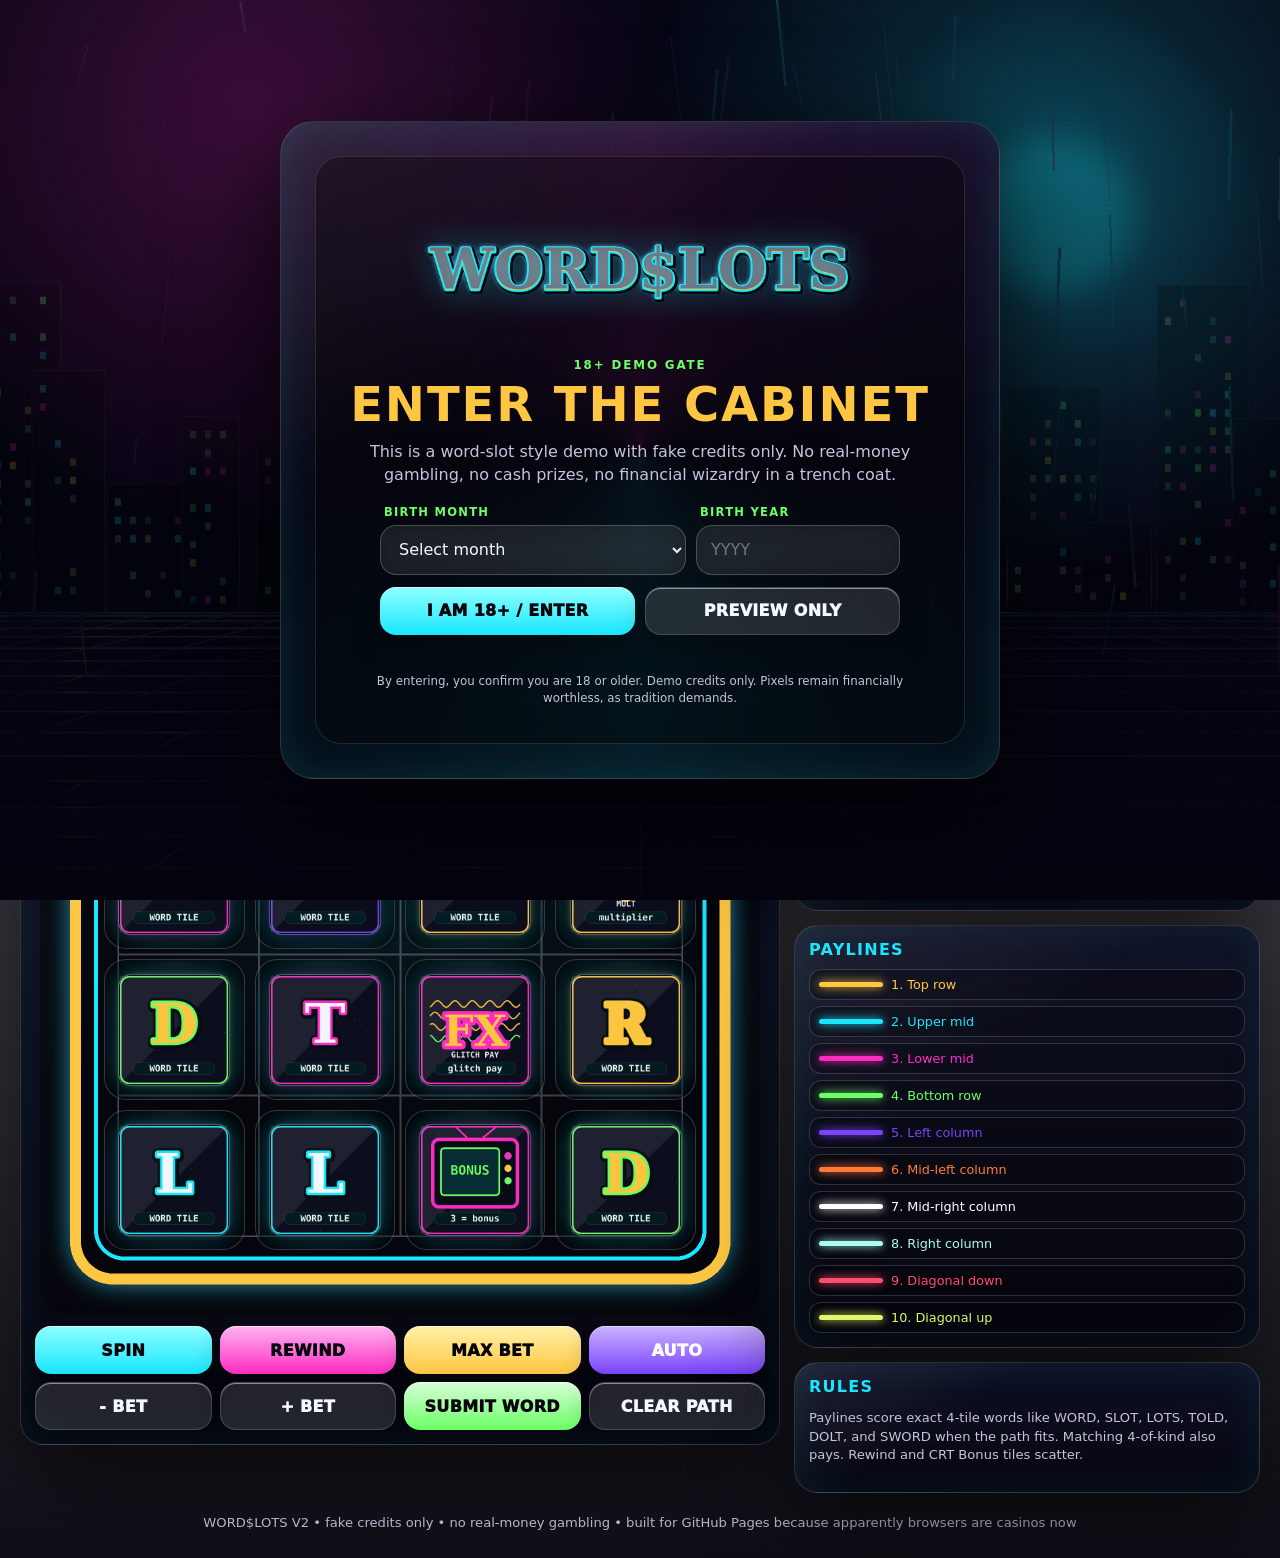
<file: index.html>
<!doctype html>
<html lang="en">
<head>
  <meta charset="utf-8">
  <meta name="viewport" content="width=device-width, initial-scale=1, viewport-fit=cover">
  <title>WORD$LOTS V2 - Neon Wordplay Slot</title>
  <meta name="description" content="WORD$LOTS V2 - neon wordplay slot demo with paylines, word drawing, and V2 assets. Demo credits only.">
  <meta name="theme-color" content="#080812">
  <link rel="preload" as="image" href="./assets/slots/wordslots-v2/backgrounds/skyline-bg.png">
  <link rel="preload" as="image" href="./assets/slots/wordslots-v2/ui/header-wordslots.png">
  <link rel="preload" as="image" href="./assets/slots/wordslots-v2/ui/reel-frame-4x4.png">
  <link rel="preload" as="image" href="./assets/slots/wordslots-v2/symbols/tile-w.png">
  <link rel="stylesheet" href="./assets/slots/wordslots-v2/css/wordslots-assets.css">
  <style>
    * { box-sizing: border-box; }
    :root {
      --ink: #f4f8ff;
      --muted: #c6c3dc;
      --panel: rgba(8, 8, 18, .78);
      --panel2: rgba(14, 16, 37, .92);
      --line: rgba(255,255,255,.16);
      --cyan: #19e7ff;
      --pink: #ff2cc4;
      --gold: #ffc741;
      --green: #6cff66;
      --purple: #7943ff;
      --danger: #ff4d6d;
      --shadow: 0 26px 90px rgba(0,0,0,.62);
    }
    html, body { min-height: 100%; }
    body {
      margin: 0;
      font-family: system-ui, Segoe UI, Roboto, sans-serif;
      color: var(--ink);
      background:
        radial-gradient(circle at 15% 10%, rgba(255,44,196,.24), transparent 26rem),
        radial-gradient(circle at 85% 8%, rgba(25,231,255,.2), transparent 28rem),
        linear-gradient(180deg, rgba(5,5,18,.56), rgba(5,5,14,.96)),
        url("./assets/slots/wordslots-v2/backgrounds/skyline-bg.png") center/cover fixed;
      overflow-x: hidden;
    }
    body.locked { overflow: hidden; }
    button, select, input { font: inherit; }
    button { cursor: pointer; }
    .wrap {
      width: min(1240px, calc(100% - 24px));
      margin: 0 auto;
      padding: 14px 0 28px;
    }
    .panel {
      border: 1px solid var(--line);
      border-radius: 24px;
      background:
        linear-gradient(145deg, rgba(255,255,255,.08), transparent 36%),
        linear-gradient(180deg, var(--panel2), rgba(5,5,14,.88));
      box-shadow: var(--shadow), inset 0 0 40px rgba(25,231,255,.08);
      backdrop-filter: blur(13px);
    }
    .top {
      display: grid;
      grid-template-columns: minmax(0, 1.25fr) minmax(280px, .75fr);
      gap: 14px;
      align-items: stretch;
      padding: 14px;
    }
    .brand {
      min-height: 230px;
      padding: 18px;
      position: relative;
      overflow: hidden;
    }
    .brand::after {
      content: "";
      position: absolute;
      inset: auto -10% -42% -10%;
      height: 62%;
      background: url("./assets/slots/wordslots-v2/backgrounds/word-grid-bg.png") center/cover;
      opacity: .24;
      filter: blur(1px);
      mask-image: linear-gradient(transparent, #000);
      pointer-events: none;
    }
    .logo-img {
      display: block;
      width: min(760px, 100%);
      max-height: 210px;
      object-fit: contain;
      object-position: left center;
      filter: drop-shadow(0 0 16px rgba(25,231,255,.38));
      position: relative;
      z-index: 1;
    }
    .eyebrow {
      color: var(--green);
      font-size: .74rem;
      letter-spacing: .16em;
      text-transform: uppercase;
      font-weight: 900;
    }
    .subline {
      position: relative;
      z-index: 1;
      max-width: 760px;
      color: var(--muted);
      margin: 4px 0 0;
      line-height: 1.45;
    }
    .badges {
      position: relative;
      z-index: 1;
      display: flex;
      flex-wrap: wrap;
      gap: 8px;
      margin-top: 14px;
    }
    .badge {
      border: 1px solid var(--line);
      background: rgba(255,255,255,.1);
      border-radius: 999px;
      padding: 8px 10px;
      color: var(--ink);
      font-size: .76rem;
      font-weight: 900;
      text-transform: uppercase;
    }
    .mini {
      padding: 14px;
      display: grid;
      gap: 10px;
      align-content: center;
    }
    .mini-card {
      min-height: 168px;
      border-radius: 20px;
      border: 1px solid rgba(25,231,255,.28);
      background:
        radial-gradient(circle at 20% 20%, rgba(255,199,65,.16), transparent 10rem),
        url("./assets/slots/wordslots-v2/ui/miniplayer-shell.png") center/contain no-repeat,
        rgba(0,0,0,.25);
    }
    .nav {
      display: flex;
      gap: 8px;
      flex-wrap: wrap;
      margin: 12px 0;
    }
    .nav a {
      color: var(--ink);
      text-decoration: none;
      border: 1px solid var(--line);
      border-radius: 999px;
      padding: 9px 12px;
      background: rgba(8,8,18,.64);
      font-size: .78rem;
      font-weight: 900;
    }
    .layout {
      display: grid;
      grid-template-columns: minmax(0, 760px) minmax(300px, 1fr);
      gap: 14px;
      align-items: start;
    }
    .game {
      padding: 14px;
      position: relative;
      overflow: hidden;
    }
    .hud {
      display: grid;
      grid-template-columns: repeat(5, 1fr);
      gap: 8px;
    }
    .stat {
      border: 1px solid var(--line);
      border-radius: 16px;
      background: rgba(0,0,0,.33);
      padding: 9px 8px;
      text-align: center;
    }
    .stat small {
      display: block;
      color: var(--muted);
      text-transform: uppercase;
      letter-spacing: .08em;
      font-size: .62rem;
      margin-bottom: 2px;
    }
    .stat strong { color: var(--cyan); font-size: 1rem; }
    .message {
      min-height: 48px;
      display: grid;
      place-items: center;
      text-align: center;
      color: var(--gold);
      font-weight: 1000;
      margin: 10px 0;
      border: 1px solid rgba(255,199,65,.34);
      border-radius: 16px;
      background: rgba(255,199,65,.08);
      padding: 10px;
    }
    .slot {
      position: relative;
      border-radius: 26px;
      padding: clamp(12px, 2vw, 22px);
      background:
        url("./assets/slots/wordslots-v2/ui/reel-frame-4x4.png") center/100% 100% no-repeat,
        radial-gradient(circle at 50% 35%, rgba(25,231,255,.14), transparent 20rem),
        rgba(0,0,0,.32);
      aspect-ratio: 1;
      max-width: 720px;
      margin: 0 auto;
      touch-action: none;
      user-select: none;
    }
    .grid {
      width: 82.2%;
      height: 82.2%;
      position: absolute;
      left: 8.9%;
      top: 8.9%;
      display: grid;
      grid-template-columns: repeat(4, 1fr);
      gap: clamp(5px, 1.2vw, 10px);
    }
    .cell {
      border: 1px solid rgba(255,255,255,.2);
      border-radius: clamp(12px, 2vw, 22px);
      background:
        radial-gradient(circle at 50% 30%, rgba(255,255,255,.12), transparent 40%),
        rgba(0,0,0,.35);
      display: grid;
      place-items: center;
      overflow: hidden;
      position: relative;
      transition: transform .16s ease, filter .16s ease, opacity .16s ease;
    }
    .cell img {
      width: 94%;
      height: 94%;
      object-fit: contain;
      display: block;
      filter: drop-shadow(0 0 10px rgba(25,231,255,.34));
      pointer-events: none;
    }
    .cell .fallback {
      display: grid;
      place-items: center;
      width: 94%;
      height: 94%;
      border-radius: 18px;
      color: var(--gold);
      background: rgba(0,0,0,.45);
      font-size: clamp(1.7rem, 7vw, 4.2rem);
      font-weight: 1000;
      text-shadow: 0 0 16px currentColor;
    }
    .cell.win {
      transform: scale(1.035);
      filter: brightness(1.3) saturate(1.25);
      border-color: var(--gold);
      box-shadow: 0 0 28px rgba(255,199,65,.75), inset 0 0 20px rgba(255,199,65,.14);
    }
    .cell.selected {
      transform: scale(1.055);
      border-color: var(--green);
      box-shadow: 0 0 30px rgba(108,255,102,.72), inset 0 0 20px rgba(108,255,102,.14);
    }
    .cell.dim { opacity: .42; }
    .line-svg {
      position: absolute;
      inset: 0;
      width: 100%;
      height: 100%;
      overflow: visible;
      pointer-events: none;
      z-index: 5;
    }
    .payline {
      fill: none;
      stroke-width: 8;
      stroke-linecap: round;
      stroke-linejoin: round;
      filter: drop-shadow(0 0 8px currentColor);
      stroke-dasharray: 1200;
      stroke-dashoffset: 1200;
      animation: drawLine .55s ease forwards;
    }
    .wordline {
      fill: none;
      stroke: var(--green);
      stroke-width: 9;
      stroke-linecap: round;
      stroke-linejoin: round;
      opacity: .94;
      filter: drop-shadow(0 0 9px rgba(108,255,102,.72));
    }
    .line-label {
      fill: var(--ink);
      stroke: rgba(0,0,0,.9);
      stroke-width: 5px;
      paint-order: stroke;
      font-size: 15px;
      font-weight: 1000;
    }
    .win-flash {
      position: absolute;
      inset: 0;
      z-index: 6;
      display: none;
      place-items: center;
      color: var(--gold);
      font-size: clamp(2.4rem, 10vw, 6.5rem);
      font-weight: 1000;
      text-align: center;
      text-shadow: 0 0 10px #000, 0 0 24px rgba(255,199,65,.82);
      pointer-events: none;
    }
    .win-flash.show {
      display: grid;
      animation: bigWin .86s ease both;
    }
    .controls {
      display: grid;
      grid-template-columns: repeat(4, 1fr);
      gap: 8px;
      margin-top: 12px;
    }
    .btn {
      border: 0;
      min-height: 48px;
      border-radius: 16px;
      font-weight: 1000;
      text-transform: uppercase;
      letter-spacing: .02em;
      color: #05040a;
      box-shadow: 0 12px 30px rgba(0,0,0,.28), inset 0 1px rgba(255,255,255,.48);
    }
    .btn:disabled { cursor: not-allowed; opacity: .45; filter: grayscale(.7); }
    .spin { background: linear-gradient(180deg, #8effff, var(--cyan)); }
    .rewind { background: linear-gradient(180deg, #ffb3ef, var(--pink)); }
    .gold { background: linear-gradient(180deg, #fff1a8, var(--gold)); }
    .green { background: linear-gradient(180deg, #d8ffd7, var(--green)); }
    .purple { background: linear-gradient(180deg, #c9b2ff, var(--purple)); color: white; }
    .dark { background: rgba(255,255,255,.12); color: var(--ink); border: 1px solid var(--line); }
    .side {
      display: grid;
      gap: 14px;
    }
    .side section { padding: 14px; }
    h2 {
      margin: 0 0 10px;
      font-size: 1rem;
      color: var(--cyan);
      text-transform: uppercase;
      letter-spacing: .08em;
    }
    .word-box {
      display: grid;
      gap: 8px;
    }
    .current-word {
      border: 1px solid rgba(108,255,102,.34);
      border-radius: 16px;
      min-height: 50px;
      display: grid;
      place-items: center;
      background: rgba(108,255,102,.08);
      color: var(--green);
      font-size: 1.3rem;
      font-weight: 1000;
      letter-spacing: .08em;
      text-align: center;
    }
    .word-actions {
      display: grid;
      grid-template-columns: 1fr 1fr;
      gap: 8px;
    }
    .list {
      display: grid;
      gap: 8px;
      max-height: 230px;
      overflow: auto;
      padding-right: 2px;
    }
    .row {
      display: grid;
      grid-template-columns: minmax(0, 1fr) auto;
      gap: 8px;
      align-items: center;
      border: 1px solid var(--line);
      border-radius: 14px;
      background: rgba(255,255,255,.06);
      padding: 9px 10px;
      font-size: .84rem;
    }
    .row b { color: var(--gold); }
    .small {
      color: var(--muted);
      font-size: .82rem;
      line-height: 1.4;
    }
    .payline-list {
      display: grid;
      gap: 6px;
      font-size: .8rem;
    }
    .payline-item {
      display: grid;
      grid-template-columns: 64px minmax(0,1fr);
      gap: 8px;
      align-items: center;
      border: 1px solid var(--line);
      border-radius: 12px;
      padding: 7px 9px;
      background: rgba(0,0,0,.24);
    }
    .swatch { height: 5px; border-radius: 999px; background: currentColor; box-shadow: 0 0 10px currentColor; }
    .footer {
      text-align: center;
      color: var(--muted);
      padding: 22px 0 0;
      font-size: .82rem;
    }

    .gate {
      position: fixed;
      inset: 0;
      z-index: 100;
      display: grid;
      place-items: center;
      padding: 18px;
      background:
        radial-gradient(circle at 20% 12%, rgba(255,44,196,.22), transparent 26rem),
        radial-gradient(circle at 82% 18%, rgba(25,231,255,.22), transparent 26rem),
        linear-gradient(180deg, rgba(3,3,13,.54), rgba(3,3,13,.95)),
        url("./assets/slots/wordslots-v2/backgrounds/skyline-bg.png") center/cover fixed;
      backdrop-filter: blur(12px);
    }
    .gate.hidden { display: none; }
    .gate-card {
      width: min(720px, 100%);
      border: 1px solid rgba(255,255,255,.18);
      border-radius: 34px;
      padding: clamp(20px, 4vw, 34px);
      background:
        linear-gradient(145deg, rgba(255,255,255,.1), transparent 35%),
        linear-gradient(180deg, rgba(12,11,30,.94), rgba(4,4,12,.92));
      box-shadow: 0 32px 110px rgba(0,0,0,.74), inset 0 0 42px rgba(25,231,255,.12);
      text-align: center;
      position: relative;
      overflow: hidden;
    }
    .gate-card::before {
      content: "";
      position: absolute;
      inset: -30%;
      background: conic-gradient(from 90deg, transparent, rgba(25,231,255,.14), transparent, rgba(255,44,196,.16), transparent);
      animation: slowSpin 12s linear infinite;
      opacity: .8;
      pointer-events: none;
    }
    .gate-inner {
      position: relative;
      z-index: 1;
      border-radius: 26px;
      padding: clamp(18px, 3vw, 28px);
      background: rgba(0,0,0,.35);
      border: 1px solid rgba(255,255,255,.12);
    }
    .gate-logo {
      width: min(520px, 100%);
      max-height: 170px;
      object-fit: contain;
      filter: drop-shadow(0 0 16px rgba(25,231,255,.42));
    }
    .gate h1 {
      margin: 4px 0 8px;
      font-size: clamp(1.6rem, 5vw, 3rem);
      color: var(--gold);
      text-transform: uppercase;
      letter-spacing: .04em;
    }
    .gate p {
      color: var(--muted);
      line-height: 1.45;
      margin: 8px auto;
      max-width: 560px;
    }
    .gate-form {
      display: grid;
      grid-template-columns: 1.2fr .8fr;
      gap: 10px;
      margin: 18px auto 12px;
      max-width: 520px;
    }
    .field {
      text-align: left;
    }
    .field label {
      display: block;
      margin: 0 0 6px 4px;
      color: var(--green);
      font-size: .72rem;
      font-weight: 900;
      text-transform: uppercase;
      letter-spacing: .11em;
    }
    .select-wrap {
      position: relative;
    }
    select, input {
      width: 100%;
      min-height: 50px;
      color: var(--ink);
      background: rgba(255,255,255,.1);
      border: 1px solid rgba(255,255,255,.2);
      border-radius: 16px;
      padding: 0 14px;
      outline: none;
      box-shadow: inset 0 0 18px rgba(0,0,0,.18);
    }
    select:focus, input:focus {
      border-color: var(--cyan);
      box-shadow: 0 0 0 3px rgba(25,231,255,.16), inset 0 0 18px rgba(0,0,0,.18);
    }
    option { color: #080812; }
    .gate-actions {
      display: grid;
      grid-template-columns: 1fr 1fr;
      gap: 10px;
      max-width: 520px;
      margin: 0 auto;
    }
    .gate-error {
      min-height: 22px;
      color: var(--danger);
      font-weight: 800;
      margin-top: 8px;
    }
    .legal {
      font-size: .74rem;
      color: #aaa6c5;
    }
    @keyframes drawLine { to { stroke-dashoffset: 0; } }
    @keyframes bigWin {
      0% { opacity: 0; transform: scale(.74); }
      22% { opacity: 1; transform: scale(1.05); }
      100% { opacity: 0; transform: scale(1.14); }
    }
    @keyframes slowSpin { to { transform: rotate(360deg); } }

    @media (max-width: 920px) {
      .top, .layout { grid-template-columns: 1fr; }
      .mini-card { min-height: 116px; }
      .hud { grid-template-columns: repeat(3, 1fr); }
      .controls { grid-template-columns: repeat(2, 1fr); }
    }
    @media (max-width: 520px) {
      .wrap { width: min(100% - 14px, 1240px); padding-top: 8px; }
      .top, .game, .side section { padding: 10px; }
      .slot { border-radius: 20px; }
      .grid { gap: 4px; }
      .hud { grid-template-columns: repeat(2, 1fr); }
      .gate-form, .gate-actions { grid-template-columns: 1fr; }
      .brand { min-height: auto; }
    }
  </style>
</head>
<body class="locked">
  <div class="gate" id="gate" role="dialog" aria-modal="true" aria-labelledby="gateTitle">
    <div class="gate-card">
      <div class="gate-inner">
        <img class="gate-logo" src="./assets/slots/wordslots-v2/ui/header-wordslots.png" alt="WORD$LOTS">
        <div class="eyebrow">18+ demo gate</div>
        <h1 id="gateTitle">Enter the cabinet</h1>
        <p>This is a word-slot style demo with fake credits only. No real-money gambling, no cash prizes, no financial wizardry in a trench coat.</p>
        <div class="gate-form">
          <div class="field">
            <label for="birthMonth">Birth month</label>
            <div class="select-wrap">
              <select id="birthMonth">
                <option value="">Select month</option>
                <option value="0">January</option>
                <option value="1">February</option>
                <option value="2">March</option>
                <option value="3">April</option>
                <option value="4">May</option>
                <option value="5">June</option>
                <option value="6">July</option>
                <option value="7">August</option>
                <option value="8">September</option>
                <option value="9">October</option>
                <option value="10">November</option>
                <option value="11">December</option>
              </select>
            </div>
          </div>
          <div class="field">
            <label for="birthYear">Birth year</label>
            <input id="birthYear" inputmode="numeric" autocomplete="bday-year" placeholder="YYYY" maxlength="4">
          </div>
        </div>
        <div class="gate-actions">
          <button class="btn spin" id="enterBtn">I am 18+ / Enter</button>
          <button class="btn dark" id="previewBtn">Preview only</button>
        </div>
        <div class="gate-error" id="gateError"></div>
        <p class="legal">By entering, you confirm you are 18 or older. Demo credits only. Pixels remain financially worthless, as tradition demands.</p>
      </div>
    </div>
  </div>

  <main class="wrap">
    <header class="top panel">
      <section class="brand">
        <div class="eyebrow">MATTBEAR presents</div>
        <img class="logo-img" src="./assets/slots/wordslots-v2/ui/header-wordslots.png" alt="WORD$LOTS">
        <p class="subline">4x4 neon wordplay slot. Spin for paylines, then draw fresh words from adjacent tiles to stack bonus credits.</p>
        <div class="badges">
          <span class="badge">V2 assets wired</span>
          <span class="badge">Demo credits only</span>
          <span class="badge">Draw words</span>
          <span class="badge">Visible paylines</span>
        </div>
      </section>
      <aside class="mini">
        <div class="eyebrow">Cabinet audio shell</div>
        <div class="mini-card" aria-hidden="true"></div>
        <p class="small">Mini-player UI is loaded as an actual V2 asset. Audio hooks can be connected later without turning this page into a wire nest.</p>
      </aside>
    </header>

    <nav class="nav">
      <a href="https://bearicide.github.io/">Main</a>
      <a href="https://bearicide.github.io/MATTBEARCADE/">MATTBEARCADE</a>
      <a href="https://github.com/bearicide/wordslots">Repo</a>
    </nav>

    <section class="layout">
      <section class="game panel">
        <div class="hud">
          <div class="stat"><small>Credits</small><strong id="credits">50000</strong></div>
          <div class="stat"><small>Bet</small><strong id="bet">10</strong></div>
          <div class="stat"><small>Lines</small><strong>10</strong></div>
          <div class="stat"><small>Last win</small><strong id="lastWin">0</strong></div>
          <div class="stat"><small>New words</small><strong id="wordCount">0</strong></div>
        </div>

        <div class="message" id="message">Spin, then draw a word by dragging across adjacent letters.</div>

        <div class="slot" id="slot">
          <div class="grid" id="grid"></div>
          <svg class="line-svg" id="lineSvg" viewBox="0 0 1000 1000" preserveAspectRatio="none"></svg>
          <div class="win-flash" id="winFlash">WIN</div>
        </div>

        <div class="controls">
          <button class="btn spin" id="spinBtn">Spin</button>
          <button class="btn rewind" id="rewindBtn">Rewind</button>
          <button class="btn gold" id="maxBtn">Max Bet</button>
          <button class="btn purple" id="autoBtn">Auto</button>
          <button class="btn dark" id="betDownBtn">- Bet</button>
          <button class="btn dark" id="betUpBtn">+ Bet</button>
          <button class="btn green" id="submitWordBtn">Submit Word</button>
          <button class="btn dark" id="clearWordBtn">Clear Path</button>
        </div>
      </section>

      <aside class="side">
        <section class="panel">
          <h2>Word Draw</h2>
          <div class="word-box">
            <div class="current-word" id="currentWord">—</div>
            <div class="word-actions">
              <button class="btn green" id="submitWordBtn2">Submit</button>
              <button class="btn dark" id="clearWordBtn2">Clear</button>
            </div>
            <p class="small">Drag adjacent tiles. Wild Bear can stand in for one missing letter. New words pay better. Repeats pay like stale fries.</p>
          </div>
        </section>

        <section class="panel">
          <h2>Found Words</h2>
          <div class="list" id="foundWords">
            <div class="row"><span>No words yet</span><b>0</b></div>
          </div>
        </section>

        <section class="panel">
          <h2>Winning Lines</h2>
          <div class="list" id="wins">
            <div class="row"><span>No wins yet</span><b>0</b></div>
          </div>
        </section>

        <section class="panel">
          <h2>Paylines</h2>
          <div class="payline-list" id="paylineList"></div>
        </section>

        <section class="panel">
          <h2>Rules</h2>
          <p class="small">Paylines score exact 4-tile words like WORD, SLOT, LOTS, TOLD, DOLT, and SWORD when the path fits. Matching 4-of-kind also pays. Rewind and CRT Bonus tiles scatter.</p>
        </section>
      </aside>
    </section>

    <footer class="footer">WORD$LOTS V2 • fake credits only • no real-money gambling • built for GitHub Pages because apparently browsers are casinos now</footer>
  </main>

  <script>
    "use strict";

    const ASSET_ROOT = "./assets/slots/wordslots-v2/";
    const $ = (id) => document.getElementById(id);

    const SYMBOLS = {
      W: { id: "W", type: "letter", letter: "W", src: `${ASSET_ROOT}symbols/tile-w.png`, weight: 9 },
      O: { id: "O", type: "letter", letter: "O", src: `${ASSET_ROOT}symbols/tile-o.png`, weight: 9 },
      R: { id: "R", type: "letter", letter: "R", src: `${ASSET_ROOT}symbols/tile-r.png`, weight: 8 },
      D: { id: "D", type: "letter", letter: "D", src: `${ASSET_ROOT}symbols/tile-d.png`, weight: 8 },
      S: { id: "S", type: "letter", letter: "S", src: `${ASSET_ROOT}symbols/tile-s.png`, weight: 8 },
      L: { id: "L", type: "letter", letter: "L", src: `${ASSET_ROOT}symbols/tile-l.png`, weight: 8 },
      T: { id: "T", type: "letter", letter: "T", src: `${ASSET_ROOT}symbols/tile-t.png`, weight: 8 },
      REWIND: { id: "REWIND", type: "special", letter: "*", src: `${ASSET_ROOT}symbols/cassette-rewind.png`, weight: 4 },
      BONUS: { id: "BONUS", type: "special", letter: "*", src: `${ASSET_ROOT}symbols/bonus-crt.png`, weight: 3 },
      FX: { id: "FX", type: "special", letter: "*", src: `${ASSET_ROOT}symbols/fx-icon.png`, weight: 3 },
      WILD: { id: "WILD", type: "wild", letter: "*", src: `${ASSET_ROOT}symbols/wild-bear.png`, weight: 4 },
      JACKPOT: { id: "JACKPOT", type: "special", letter: "*", src: `${ASSET_ROOT}symbols/jackpot-wordplay.png`, weight: 2 },
      MULT: { id: "MULT", type: "special", letter: "*", src: `${ASSET_ROOT}symbols/mult-dollar.png`, weight: 3 },
      MYSTERY: { id: "MYSTERY", type: "special", letter: "*", src: `${ASSET_ROOT}symbols/mystery-q.png`, weight: 3 }
    };

    const pool = Object.values(SYMBOLS).flatMap(symbol => Array.from({ length: symbol.weight }, () => symbol));
    const bets = [10, 20, 40, 50, 75, 100, 150, 200, 250, 500, 750, 1000];
    const lineColors = ["#ffc741", "#19e7ff", "#ff2cc4", "#6cff66", "#7943ff", "#ff7a38", "#ffffff", "#a9fff0", "#ff4d6d", "#e9ff6d"];
    const paylines = [
      { name: "Top row", cells: [0,1,2,3] },
      { name: "Upper mid", cells: [4,5,6,7] },
      { name: "Lower mid", cells: [8,9,10,11] },
      { name: "Bottom row", cells: [12,13,14,15] },
      { name: "Left column", cells: [0,4,8,12] },
      { name: "Mid-left column", cells: [1,5,9,13] },
      { name: "Mid-right column", cells: [2,6,10,14] },
      { name: "Right column", cells: [3,7,11,15] },
      { name: "Diagonal down", cells: [0,5,10,15] },
      { name: "Diagonal up", cells: [3,6,9,12] }
    ];

    const dictionary = new Set([
      "WORD", "WORDS", "SLOT", "SLOTS", "LOTS", "LOT", "LOW", "ROW", "ROD", "DOL", "OLD", "SOW",
      "TOW", "TOLD", "DOLT", "DOST", "DOT", "SOD", "SWORD", "WORLD", "LORD", "DOW", "DROWS",
      "OWL", "TROD", "STOW", "SLOW", "SORT", "TOR", "ROT", "ROTS", "DORT", "DOR", "TRODS"
    ]);

    let board = [];
    let credits = Number(localStorage.getItem("ws2Credits")) || 50000;
    let betIndex = Number(localStorage.getItem("ws2BetIndex")) || 0;
    let lastWin = 0;
    let selected = [];
    let usedWords = new Set(JSON.parse(localStorage.getItem("ws2UsedWords") || "[]"));
    let isPointerDown = false;
    let autoTimer = null;

    function saveState() {
      localStorage.setItem("ws2Credits", String(credits));
      localStorage.setItem("ws2BetIndex", String(betIndex));
      localStorage.setItem("ws2UsedWords", JSON.stringify([...usedWords]));
    }

    function setMessage(text) {
      $("message").textContent = text;
    }

    function updateHud() {
      $("credits").textContent = credits.toLocaleString();
      $("bet").textContent = bets[betIndex].toLocaleString();
      $("lastWin").textContent = lastWin.toLocaleString();
      $("wordCount").textContent = usedWords.size.toLocaleString();
      saveState();
    }

    function pickSymbol() {
      return pool[Math.floor(Math.random() * pool.length)];
    }

    function makeBoard() {
      const next = Array.from({ length: 16 }, pickSymbol);

      if (Math.random() < .42) {
        const seeded = Math.random() < .5 ? ["W", "O", "R", "D"] : ["S", "L", "O", "T"];
        const line = paylines[Math.floor(Math.random() * 4)].cells;
        line.forEach((cell, i) => next[cell] = SYMBOLS[seeded[i]]);
      }

      return next;
    }

    function renderBoard() {
      const grid = $("grid");
      grid.innerHTML = "";
      board.forEach((symbol, index) => {
        const cell = document.createElement("div");
        cell.className = "cell";
        cell.dataset.index = String(index);
        cell.dataset.symbol = symbol.id;

        const img = document.createElement("img");
        img.src = symbol.src;
        img.alt = symbol.id;
        img.draggable = false;
        img.onerror = () => {
          img.remove();
          const fallback = document.createElement("div");
          fallback.className = "fallback";
          fallback.textContent = symbol.letter === "*" ? symbol.id[0] : symbol.letter;
          cell.appendChild(fallback);
        };

        cell.appendChild(img);
        cell.addEventListener("pointerdown", (event) => startSelect(event, index));
        cell.addEventListener("pointerenter", () => continueSelect(index));
        cell.addEventListener("pointerup", endSelect);
        grid.appendChild(cell);
      });
    }

    function cellCenter(index) {
      const col = index % 4;
      const row = Math.floor(index / 4);
      return {
        x: 125 + col * 250,
        y: 125 + row * 250
      };
    }

    function drawPath(cellIndexes, className, color, label) {
      if (!cellIndexes.length) return;
      const points = cellIndexes.map(cellCenter);
      const path = points.map((point, i) => `${i ? "L" : "M"} ${point.x} ${point.y}`).join(" ");
      const svg = $("lineSvg");
      const line = document.createElementNS("http://www.w3.org/2000/svg", "path");
      line.setAttribute("d", path);
      line.setAttribute("class", className);
      if (color) line.style.color = color;
      if (color) line.setAttribute("stroke", color);
      svg.appendChild(line);

      if (label) {
        const mid = points[Math.floor(points.length / 2)];
        const text = document.createElementNS("http://www.w3.org/2000/svg", "text");
        text.setAttribute("x", mid.x + 16);
        text.setAttribute("y", mid.y - 16);
        text.setAttribute("class", "line-label");
        text.textContent = label;
        svg.appendChild(text);
      }
    }

    function clearLines(keepWord = false) {
      [...$("lineSvg").children].forEach(node => {
        if (!keepWord || !node.classList.contains("wordline")) node.remove();
      });
    }

    function clearMarks() {
      document.querySelectorAll(".cell").forEach(cell => cell.classList.remove("win", "dim", "selected"));
    }

    function lineWord(cells) {
      return cells.map(index => board[index].letter).join("");
    }

    function matchesDictionary(pattern) {
      if (!pattern || pattern.length < 3) return null;
      if (!pattern.includes("*")) return dictionary.has(pattern) ? pattern : null;

      for (const word of dictionary) {
        if (word.length !== pattern.length) continue;
        let ok = true;
        for (let i = 0; i < pattern.length; i++) {
          if (pattern[i] !== "*" && pattern[i] !== word[i]) {
            ok = false;
            break;
          }
        }
        if (ok) return word;
      }
      return null;
    }

    function evaluateBoard() {
      const bet = bets[betIndex];
      const wins = [];
      let total = 0;
      const winningCells = new Set();

      paylines.forEach((line, index) => {
        const pattern = lineWord(line.cells);
        const word = matchesDictionary(pattern);
        const color = lineColors[index % lineColors.length];

        if (word && word.length >= 4) {
          const payout = bet * word.length * (usedWords.has(word) ? 3 : 7);
          total += payout;
          wins.push({ line: index + 1, name: line.name, label: word, payout, cells: line.cells, color });
          line.cells.forEach(cell => winningCells.add(cell));
          return;
        }

        const ids = line.cells.map(cell => board[cell].id);
        const counts = ids.reduce((map, id) => {
          map[id] = (map[id] || 0) + 1;
          return map;
        }, {});
        const fourKind = Object.entries(counts).find(([id, count]) => count === 4 && id !== "REWIND" && id !== "BONUS");
        if (fourKind) {
          const id = fourKind[0];
          const payout = bet * (id === "WILD" ? 45 : id === "JACKPOT" ? 60 : id === "MULT" ? 30 : 15);
          total += payout;
          wins.push({ line: index + 1, name: line.name, label: `4x ${id}`, payout, cells: line.cells, color });
          line.cells.forEach(cell => winningCells.add(cell));
        }
      });

      const rewinds = board.map((symbol, i) => symbol.id === "REWIND" ? i : -1).filter(i => i >= 0);
      if (rewinds.length >= 3) {
        const payout = bet * 12;
        total += payout;
        wins.push({ line: "SCAT", name: "Rewind Scatter", label: `${rewinds.length} REWIND`, payout, cells: rewinds, color: "#19e7ff" });
        rewinds.forEach(cell => winningCells.add(cell));
      }

      const bonus = board.map((symbol, i) => symbol.id === "BONUS" ? i : -1).filter(i => i >= 0);
      if (bonus.length >= 3) {
        const payout = bet * 20;
        total += payout;
        wins.push({ line: "CRT", name: "CRT Bonus", label: `${bonus.length} BONUS`, payout, cells: bonus, color: "#ff2cc4" });
        bonus.forEach(cell => winningCells.add(cell));
      }

      return { wins, total, winningCells };
    }

    function showWins(result) {
      clearLines();
      clearMarks();

      if (!result.wins.length) {
        $("wins").innerHTML = `<div class="row"><span>No paylines hit. Draw a word and salvage dignity.</span><b>0</b></div>`;
        setMessage("No payline hit. Draw a new word from the board.");
        return;
      }

      result.wins.forEach(win => drawPath(win.cells, "payline", win.color, `${win.label} +${win.payout}`));

      document.querySelectorAll(".cell").forEach((cell, index) => {
        if (result.winningCells.has(index)) cell.classList.add("win");
        else cell.classList.add("dim");
      });

      $("wins").innerHTML = result.wins.map(win => `
        <div class="row">
          <span><b>${win.line}</b> ${win.name}: ${win.label}</span>
          <b>+${win.payout.toLocaleString()}</b>
        </div>
      `).join("");

      flashWin(`+${result.total.toLocaleString()}`);
      setMessage(`${result.wins.length} payline win${result.wins.length > 1 ? "s" : ""}. Now draw fresh words.`);
    }

    function flashWin(text) {
      const flash = $("winFlash");
      flash.textContent = text;
      flash.classList.remove("show");
      void flash.offsetWidth;
      flash.classList.add("show");
    }

    function spin() {
      const bet = bets[betIndex];
      if (credits < bet) {
        setMessage("Not enough demo credits. Resetting to 50,000 because bankruptcy is boring in a toy.");
        credits = 50000;
      }

      selected = [];
      clearLines();
      clearMarks();
      updateCurrentWord();

      credits -= bet;
      board = makeBoard();
      renderBoard();

      const result = evaluateBoard();
      credits += result.total;
      lastWin = result.total;
      updateHud();
      showWins(result);
    }

    function rewind() {
      if (credits < 5) {
        setMessage("No credits for rewind. The cassette refuses to work for free, rude but fair.");
        return;
      }
      credits -= 5;
      board = makeBoard();
      renderBoard();
      clearLines();
      clearMarks();
      selected = [];
      updateCurrentWord();
      updateHud();
      setMessage("Rewind used. Same chaos, different board.");
    }

    function isAdjacent(a, b) {
      const ax = a % 4, ay = Math.floor(a / 4);
      const bx = b % 4, by = Math.floor(b / 4);
      return Math.abs(ax - bx) <= 1 && Math.abs(ay - by) <= 1 && a !== b;
    }

    function startSelect(event, index) {
      event.preventDefault();
      isPointerDown = true;
      selected = [index];
      updateSelection();
      try { event.currentTarget.setPointerCapture(event.pointerId); } catch (_) {}
    }

    function continueSelect(index) {
      if (!isPointerDown) return;
      addToSelection(index);
    }

    function endSelect() {
      isPointerDown = false;
    }

    function addToSelection(index) {
      const existing = selected.indexOf(index);
      if (existing === selected.length - 2) {
        selected.pop();
        updateSelection();
        return;
      }
      if (selected.includes(index)) return;
      const last = selected[selected.length - 1];
      if (last === undefined || isAdjacent(last, index)) {
        selected.push(index);
        updateSelection();
      }
    }

    function updateSelection() {
      document.querySelectorAll(".cell").forEach(cell => cell.classList.remove("selected"));
      selected.forEach(index => {
        const cell = document.querySelector(`.cell[data-index="${index}"]`);
        if (cell) cell.classList.add("selected");
      });
      updateCurrentWord();
      clearWordLinesOnly();
      if (selected.length > 1) drawPath(selected, "wordline", "#6cff66");
    }

    function clearWordLinesOnly() {
      [...$("lineSvg").querySelectorAll(".wordline")].forEach(node => node.remove());
    }

    function selectedPattern() {
      return selected.map(index => board[index]?.letter || "").join("");
    }

    function updateCurrentWord() {
      const pattern = selectedPattern();
      $("currentWord").textContent = pattern || "—";
    }

    function submitWord() {
      const pattern = selectedPattern();
      const word = matchesDictionary(pattern);

      if (selected.length < 3) {
        setMessage("Use at least 3 tiles. One tile is not a word, despite what toddlers and CEOs believe.");
        return;
      }
      if (!word) {
        setMessage(`${pattern} is not in this tiny cabinet dictionary.`);
        return;
      }

      const repeat = usedWords.has(word);
      const base = bets[betIndex] * word.length;
      const payout = repeat ? Math.max(5, Math.floor(base * .5)) : base * (word.length >= 5 ? 5 : 3);

      usedWords.add(word);
      credits += payout;
      lastWin = payout;
      updateHud();
      renderFoundWords();
      flashWin(`${word} +${payout.toLocaleString()}`);
      setMessage(repeat ? `${word} repeated. Paid reduced credits.` : `New word: ${word}. Bonus paid.`);

      selected = [];
      updateSelection();
      saveState();
    }

    function clearWord() {
      selected = [];
      updateSelection();
      setMessage("Word path cleared.");
    }

    function renderFoundWords() {
      if (!usedWords.size) {
        $("foundWords").innerHTML = `<div class="row"><span>No words yet</span><b>0</b></div>`;
        return;
      }

      $("foundWords").innerHTML = [...usedWords].sort().map(word => `
        <div class="row"><span>${word}</span><b>${word.length}</b></div>
      `).join("");
    }

    function renderPaylines() {
      $("paylineList").innerHTML = paylines.map((line, index) => `
        <div class="payline-item" style="color:${lineColors[index]}">
          <span class="swatch"></span>
          <span>${index + 1}. ${line.name}</span>
        </div>
      `).join("");
    }

    function toggleAuto() {
      if (autoTimer) {
        clearInterval(autoTimer);
        autoTimer = null;
        $("autoBtn").textContent = "Auto";
        setMessage("Auto stopped. The machine has briefly respected consent.");
        return;
      }

      $("autoBtn").textContent = "Stop";
      spin();
      autoTimer = setInterval(spin, 1700);
    }

    function resetDemo() {
      credits = 50000;
      betIndex = 0;
      lastWin = 0;
      usedWords = new Set();
      localStorage.removeItem("ws2UsedWords");
      updateHud();
      renderFoundWords();
      setMessage("Demo reset.");
    }

    function bindControls() {
      $("spinBtn").addEventListener("click", spin);
      $("rewindBtn").addEventListener("click", rewind);
      $("autoBtn").addEventListener("click", toggleAuto);
      $("maxBtn").addEventListener("click", () => {
        betIndex = bets.length - 1;
        updateHud();
      });
      $("betDownBtn").addEventListener("click", () => {
        betIndex = Math.max(0, betIndex - 1);
        updateHud();
      });
      $("betUpBtn").addEventListener("click", () => {
        betIndex = Math.min(bets.length - 1, betIndex + 1);
        updateHud();
      });

      ["submitWordBtn", "submitWordBtn2"].forEach(id => $(id).addEventListener("click", submitWord));
      ["clearWordBtn", "clearWordBtn2"].forEach(id => $(id).addEventListener("click", clearWord));

      window.addEventListener("pointerup", () => { isPointerDown = false; });
      window.addEventListener("keydown", event => {
        if (event.key === " ") {
          event.preventDefault();
          spin();
        }
        if (event.key.toLowerCase() === "r") rewind();
        if (event.key === "Enter") submitWord();
        if (event.key === "Escape") clearWord();
      });

      $("credits").addEventListener("dblclick", resetDemo);
    }

    function ageIsOk(month, year) {
      if (month === "" || !year || year.length !== 4) return false;
      const now = new Date();
      const birth = new Date(Number(year), Number(month), 1);
      let age = now.getFullYear() - birth.getFullYear();
      const monthDiff = now.getMonth() - birth.getMonth();
      if (monthDiff < 0) age--;
      return age >= 18 && age < 125;
    }

    function openGatePreview() {
      $("gate").classList.add("hidden");
      document.body.classList.remove("locked");
      setMessage("Preview mode. Confirm 18+ next time to keep the gate cleared.");
    }

    function bindGate() {
      const gateOk = localStorage.getItem("ws2AgeOk") === "true";
      if (gateOk) {
        $("gate").classList.add("hidden");
        document.body.classList.remove("locked");
        return;
      }

      const enter = () => {
        const month = $("birthMonth").value;
        const year = $("birthYear").value.trim();
        if (!ageIsOk(month, year)) {
          $("gateError").textContent = "Enter a valid birth month and year showing 18+.";
          return;
        }
        localStorage.setItem("ws2AgeOk", "true");
        $("gate").classList.add("hidden");
        document.body.classList.remove("locked");
        setMessage("Gate unlocked. Spin responsibly, by which I mean: remember these are fake credits.");
      };

      $("enterBtn").addEventListener("click", enter);
      $("previewBtn").addEventListener("click", openGatePreview);
      $("birthYear").addEventListener("keydown", event => {
        if (event.key === "Enter") enter();
      });
      $("birthMonth").addEventListener("change", () => {
        $("gateError").textContent = "";
      });
      $("birthYear").addEventListener("input", () => {
        $("birthYear").value = $("birthYear").value.replace(/\D/g, "").slice(0, 4);
        $("gateError").textContent = "";
      });
    }

    function init() {
      board = makeBoard();
      renderBoard();
      renderPaylines();
      renderFoundWords();
      updateHud();
      bindControls();
      bindGate();
    }

    init();
  </script>
</body>
</html>
</file>
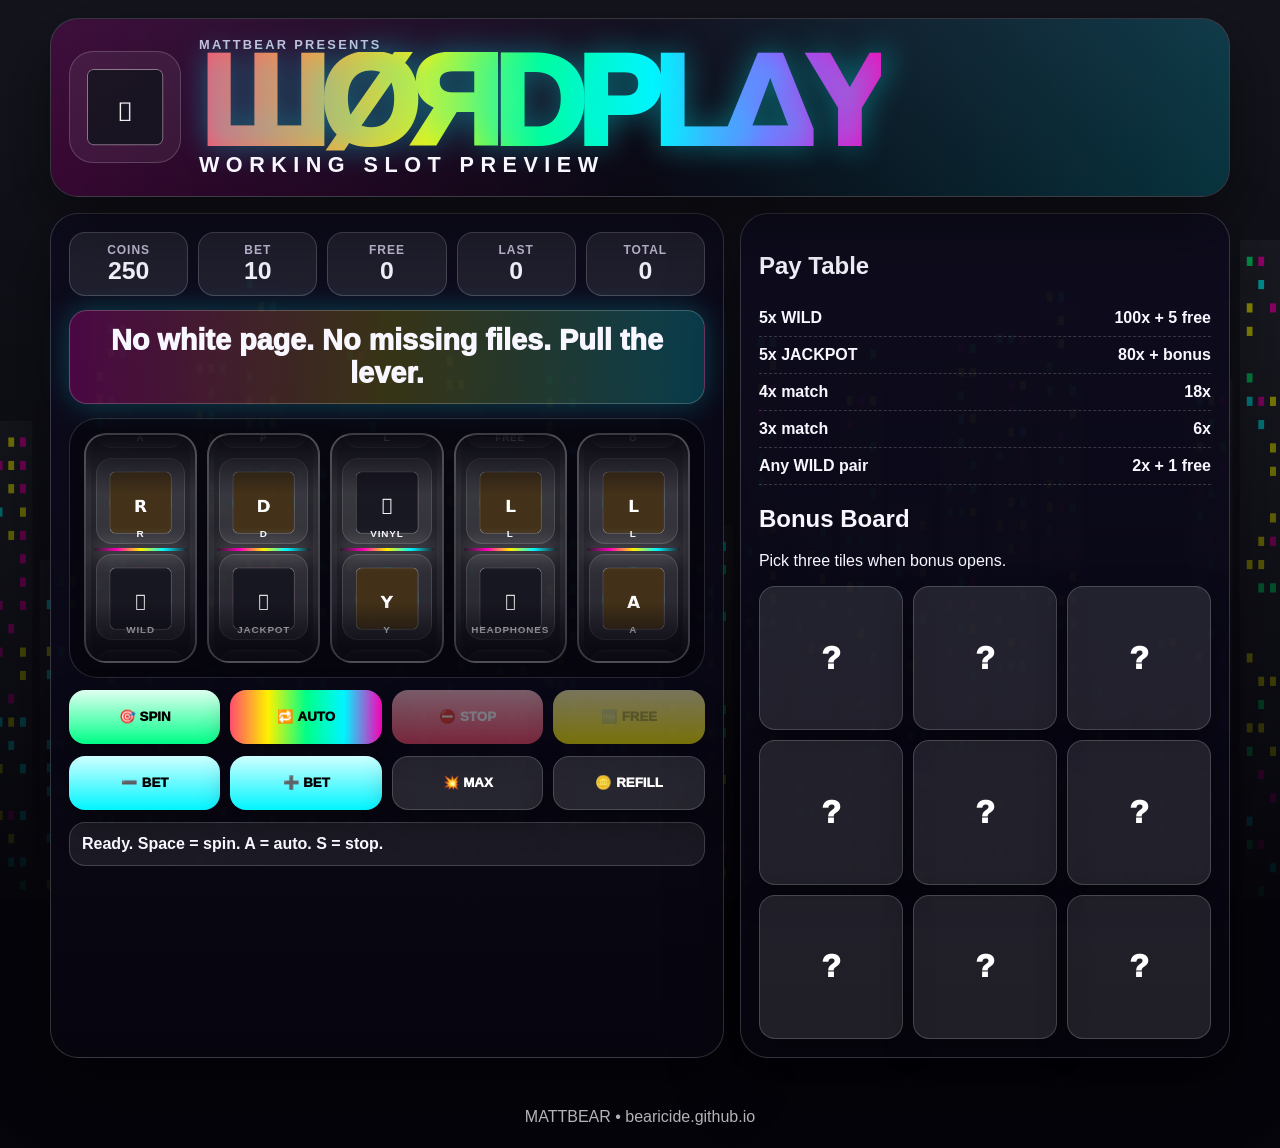
<file: working-preview.html>
<!doctype html>
<html lang="en">
<head>
<meta charset="utf-8">
<meta name="viewport" content="width=device-width, initial-scale=1, viewport-fit=cover">
<title>ШØЯDPLΔY Slot Machine - Working Preview</title>
<style>
:root {
  --bg:#080710; --ink:#f8f7ff; --muted:#c7c0dc; --line:rgba(255,255,255,.18);
  --pink:#ff00b8; --yellow:#fff200; --green:#00ff88; --cyan:#00f5ff; --purple:#8e5cff;
}
*{box-sizing:border-box}
html,body{margin:0;min-height:100%;background:#080710;color:var(--ink);font-family:Bahnschrift,"Arial Narrow",Arial,sans-serif}
body{
  background:
    linear-gradient(180deg,rgba(4,4,10,.20),rgba(4,4,10,.95) 78%),
    url('[data-uri]') center bottom/cover fixed no-repeat,
    radial-gradient(circle at 50% 0%,rgba(255,0,184,.30),transparent 34%),
    #080710;
  overflow-x:hidden;
}
.wrap{width:min(1180px,calc(100% - 20px));margin:0 auto;padding:18px 0 28px}
.hero{border:1px solid var(--line);border-radius:28px;background:linear-gradient(180deg,rgba(20,18,34,.88),rgba(8,7,18,.88));box-shadow:0 25px 70px rgba(0,0,0,.5);padding:18px;position:relative;overflow:hidden}
.hero:before{content:"";position:absolute;inset:-2px;background:linear-gradient(90deg,rgba(255,0,184,.18),transparent,rgba(0,245,255,.18));pointer-events:none}
.marquee{position:relative;display:flex;gap:18px;align-items:center;flex-wrap:wrap;z-index:1}
.mark{width:112px;height:112px;object-fit:contain;border-radius:24px;background:rgba(255,255,255,.06);border:1px solid var(--line);padding:10px}
.kicker{font-weight:900;letter-spacing:.18em;text-transform:uppercase;color:var(--muted);font-size:.8rem}
.title{font-size:clamp(3.2rem,10vw,8rem);line-height:.78;font-weight:1000;letter-spacing:-.07em;background:linear-gradient(90deg,#ff4d6d,#ff9a3d,#fff200,#00ff88,#00f5ff,#8e5cff,#ff00b8);-webkit-background-clip:text;background-clip:text;color:transparent;text-shadow:0 0 30px rgba(0,245,255,.38)}
.sub{font-size:clamp(1rem,2vw,1.35rem);letter-spacing:.3em;text-transform:uppercase;font-weight:900}
.grid{display:grid;grid-template-columns:1.1fr .8fr;gap:16px;margin-top:16px}
.machine,.panel{border:1px solid var(--line);border-radius:28px;background:linear-gradient(180deg,rgba(14,12,30,.94),rgba(7,6,16,.94));box-shadow:0 25px 70px rgba(0,0,0,.45);padding:18px}
.hud{display:grid;grid-template-columns:repeat(5,1fr);gap:10px}
.stat{border:1px solid var(--line);border-radius:16px;background:rgba(255,255,255,.08);padding:10px;text-align:center}
.stat small{display:block;color:var(--muted);font-weight:900;font-size:.75rem;letter-spacing:.08em;text-transform:uppercase}
.stat strong{font-size:1.55rem}
.message{margin:14px 0;border-radius:18px;padding:13px;text-align:center;font-size:clamp(1.1rem,2.6vw,1.8rem);font-weight:1000;background:linear-gradient(90deg,rgba(255,0,184,.26),rgba(255,242,0,.18),rgba(0,245,255,.22));border:1px solid rgba(255,255,255,.2);box-shadow:0 0 30px rgba(0,245,255,.24)}
.reelbox{border-radius:28px;background:rgba(0,0,0,.35);border:1px solid rgba(255,255,255,.14);padding:14px;display:grid;grid-template-columns:repeat(5,1fr);gap:10px}
.reel{height:230px;border-radius:22px;background:linear-gradient(180deg,rgba(255,255,255,.16),rgba(255,255,255,.055));border:2px solid rgba(255,255,255,.16);position:relative;overflow:hidden;box-shadow:inset 0 0 0 5px rgba(255,255,255,.04)}
.reel:before{content:"";position:absolute;top:50%;left:8px;right:8px;height:3px;background:linear-gradient(90deg,transparent,var(--pink),var(--yellow),var(--cyan),transparent);z-index:3;box-shadow:0 0 20px white}
.reel:after{content:"";position:absolute;inset:0;background:linear-gradient(180deg,rgba(8,7,16,.95),transparent 26%,transparent 74%,rgba(8,7,16,.95));z-index:2}
.strip{display:flex;flex-direction:column;gap:10px;padding:10px;transform:translateY(-83px)}
.symbol{height:86px;border-radius:16px;display:grid;place-items:center;position:relative;background:rgba(255,255,255,.08);border:1px solid rgba(255,255,255,.12);overflow:hidden;padding:7px 7px 24px}
.symbol img{width:100%;height:100%;object-fit:contain}
.symbol b{position:absolute;left:4px;right:4px;bottom:4px;text-align:center;font-size:.62rem;letter-spacing:.08em}
.spinning .strip{animation:spin .13s linear infinite}
.win{border-color:rgba(255,242,0,.95);box-shadow:0 0 24px rgba(255,242,0,.8),0 0 48px rgba(255,0,184,.35)}
.controls{display:grid;grid-template-columns:repeat(4,1fr);gap:10px;margin-top:12px}
button{border:0;border-radius:16px;min-height:54px;font-weight:1000;cursor:pointer;touch-action:manipulation;box-shadow:0 12px 30px rgba(0,0,0,.35)}
button:disabled{opacity:.45;cursor:not-allowed}
.green{background:linear-gradient(180deg,#dffff0,#00ff88)} .rainbow{background:linear-gradient(90deg,#ff4d6d,#fff200,#00ff88,#00f5ff,#ff00b8)} .red{background:linear-gradient(180deg,#ffc0cc,#ff4d6d);color:white} .yellow{background:linear-gradient(180deg,#fff8b0,#fff200)} .cyan{background:linear-gradient(180deg,#cfffff,#00f5ff)} .dark{background:rgba(255,255,255,.12);color:white;border:1px solid var(--line)}
.status{margin-top:12px;padding:12px;border:1px solid var(--line);border-radius:16px;background:rgba(255,255,255,.08);font-weight:900}
.pay-row{display:flex;justify-content:space-between;border-bottom:1px dashed rgba(255,255,255,.18);padding:9px 0;gap:12px;font-weight:900}
.bonus-grid{display:grid;grid-template-columns:repeat(3,1fr);gap:10px;margin-top:12px}
.bonus-tile{aspect-ratio:1;background:rgba(255,255,255,.10);color:white;border:1px solid var(--line);font-size:2rem}
.bonus-tile.revealed{background:linear-gradient(180deg,rgba(0,255,136,.35),rgba(0,245,255,.15))}
.footer{text-align:center;color:rgba(255,255,255,.7);padding:22px}
.spark{position:fixed;width:10px;height:10px;border-radius:50%;background:white;pointer-events:none;z-index:100;animation:spark 1s ease-out forwards}
@keyframes spin{from{transform:translateY(-83px)}to{transform:translateY(-180px)}}
@keyframes spark{to{transform:translate(var(--dx),var(--dy)) scale(.1);opacity:0}}
@media(max-width:900px){.grid{grid-template-columns:1fr}.reelbox{grid-template-columns:repeat(5,1fr)}}
@media(max-width:650px){.hud{grid-template-columns:repeat(2,1fr)}.controls{grid-template-columns:repeat(2,1fr)}.reelbox{gap:6px;padding:8px}.reel{height:170px;border-radius:16px}.strip{transform:translateY(-64px);gap:8px;padding:8px}.symbol{height:68px;padding-bottom:20px}@keyframes spin{from{transform:translateY(-64px)}to{transform:translateY(-144px)}}}
</style>
</head>
<body>
<div class="wrap">
  <section class="hero">
    <div class="marquee">
      <img class="mark" src="[data-uri]" alt="jackpot symbol">
      <div>
        <div class="kicker">MATTBEAR presents</div>
        <div class="title">ШØЯDPLΔY</div>
        <div class="sub">working slot preview</div>
      </div>
    </div>
  </section>
  <section class="grid">
    <main class="machine">
      <div class="hud">
        <div class="stat"><small>Coins</small><strong id="coins">250</strong></div>
        <div class="stat"><small>Bet</small><strong id="bet">10</strong></div>
        <div class="stat"><small>Free</small><strong id="free">0</strong></div>
        <div class="stat"><small>Last</small><strong id="last">0</strong></div>
        <div class="stat"><small>Total</small><strong id="total">0</strong></div>
      </div>
      <div class="message" id="msg">No white page. No missing files. Pull the lever.</div>
      <div class="reelbox">
        <div class="reel" id="r0"><div class="strip" id="s0"></div></div>
        <div class="reel" id="r1"><div class="strip" id="s1"></div></div>
        <div class="reel" id="r2"><div class="strip" id="s2"></div></div>
        <div class="reel" id="r3"><div class="strip" id="s3"></div></div>
        <div class="reel" id="r4"><div class="strip" id="s4"></div></div>
      </div>
      <div class="controls">
        <button class="green" id="spin">🎯 SPIN</button>
        <button class="rainbow" id="auto">🔁 AUTO</button>
        <button class="red" id="stop">⛔ STOP</button>
        <button class="yellow" id="freeBtn">🆓 FREE</button>
      </div>
      <div class="controls">
        <button class="cyan" id="down">➖ BET</button>
        <button class="cyan" id="up">➕ BET</button>
        <button class="dark" id="max">💥 MAX</button>
        <button class="dark" id="refill">🪙 REFILL</button>
      </div>
      <div class="status" id="status">Ready. Space = spin. A = auto. S = stop.</div>
    </main>
    <aside class="panel">
      <h2>Pay Table</h2>
      <div class="pay-row"><span>5x WILD</span><span>100x + 5 free</span></div>
      <div class="pay-row"><span>5x JACKPOT</span><span>80x + bonus</span></div>
      <div class="pay-row"><span>4x match</span><span>18x</span></div>
      <div class="pay-row"><span>3x match</span><span>6x</span></div>
      <div class="pay-row"><span>Any WILD pair</span><span>2x + 1 free</span></div>
      <h2>Bonus Board</h2>
      <p id="bonusStatus">Pick three tiles when bonus opens.</p>
      <div class="bonus-grid" id="bonusGrid"></div>
    </aside>
  </section>
</div>
<div class="footer">MATTBEAR • bearicide.github.io</div>
<script>
const SYMBOLS = [{"id": "wildBear", "label": "WILD", "file": "[data-uri]", "wild": true}, {"id": "jackpot", "label": "JACKPOT", "file": "[data-uri]", "wild": false}, {"id": "free", "label": "FREE", "file": "[data-uri]", "wild": false}, {"id": "headphones", "label": "HEADPHONES", "file": "[data-uri]", "wild": false}, {"id": "cassette", "label": "CASSETTE", "file": "[data-uri]", "wild": false}, {"id": "vinyl", "label": "VINYL", "file": "[data-uri]", "wild": false}, {"id": "tileW", "label": "W", "file": "[data-uri]", "wild": false}, {"id": "tileO", "label": "O", "file": "[data-uri]", "wild": false}, {"id": "tileR", "label": "R", "file": "[data-uri]", "wild": false}, {"id": "tileD", "label": "D", "file": "[data-uri]", "wild": false}, {"id": "tileP", "label": "P", "file": "[data-uri]", "wild": false}, {"id": "tileL", "label": "L", "file": "[data-uri]", "wild": false}, {"id": "tileA", "label": "A", "file": "[data-uri]", "wild": false}, {"id": "tileY", "label": "Y", "file": "[data-uri]", "wild": false}];
const state = {coins:250, bet:10, free:0, last:0, total:0, spinning:false, auto:false, timer:null, bonus:false, picks:0};
const $=id=>document.getElementById(id);
const reels=[0,1,2,3,4].map(i=>$('r'+i));
const strips=[0,1,2,3,4].map(i=>$('s'+i));
const choice=a=>a[Math.floor(Math.random()*a.length)];
const clamp=(n,a,b)=>Math.max(a,Math.min(b,n));
function symEl(sym){const d=document.createElement('div');d.className='symbol';d.innerHTML=`<img src="${sym.file}" alt="${sym.label}"><b>${sym.label}</b>`;return d;}
function fill(strip,center){strip.innerHTML='';[choice(SYMBOLS),choice(SYMBOLS),center,choice(SYMBOLS),choice(SYMBOLS)].forEach(s=>strip.appendChild(symEl(s)));}
function update(){$('coins').textContent=state.coins;$('bet').textContent=state.bet;$('free').textContent=state.free;$('last').textContent=state.last;$('total').textContent=state.total;let lock=state.spinning||state.bonus||state.auto;$('spin').disabled=lock;$('auto').disabled=lock;$('stop').disabled=!state.auto;$('freeBtn').disabled=state.free<=0||lock;$('down').disabled=lock;$('up').disabled=lock;$('max').disabled=lock;$('refill').disabled=state.spinning||state.auto;}
function message(t){$('msg').textContent=t;$('status').textContent=t;}
function burst(){for(let i=0;i<40;i++){const s=document.createElement('i');s.className='spark';s.style.left=(innerWidth/2)+'px';s.style.top='260px';s.style.setProperty('--dx',(Math.random()*360-180)+'px');s.style.setProperty('--dy',(Math.random()*260-130)+'px');document.body.appendChild(s);setTimeout(()=>s.remove(),1000);}}
function score(res){let counts={};res.forEach(s=>counts[s.id]=(counts[s.id]||0)+1);let wild=counts.wildBear||0;let best=res[0], bestCount=0;res.forEach(s=>{let c=(counts[s.id]||0)+(s.id==='wildBear'?0:wild); if(c>bestCount){best=s;bestCount=c;}});let win=0,free=0,bonus=false,msg='No hit. The machine shrugged.'; if(bestCount>=5){win=best.id==='wildBear'?state.bet*100:state.bet*80; free=best.id==='wildBear'?5:0; bonus=best.id==='jackpot'; msg=`5x ${best.label}. Actual jackpot behavior.`;} else if(bestCount===4){win=state.bet*18; msg=`4x ${best.label}. Solid hit.`;} else if(bestCount===3){win=state.bet*6; msg=`3x ${best.label}. Paid.`;} else if(wild>=2){win=state.bet*2;free=1;msg='Wild pair. Small win plus free spin.';} return {win,free,bonus,msg};}
async function spin(useFree=false){if(state.spinning||state.bonus)return false;if(useFree){if(state.free<=0){message('No free spins. Tiny tragedy.');return false;}state.free--;}else{if(state.coins<state.bet){message('Out of coins. Refill or lower bet.');stopAuto();return false;}state.coins-=state.bet;} state.spinning=true;state.last=0;update();reels.forEach(r=>{r.classList.add('spinning');r.classList.remove('win')});message('Spinning...');let res=[0,1,2,3,4].map(()=>Math.random()>.88?SYMBOLS[0]:choice(SYMBOLS));strips.forEach((st,i)=>fill(st,res[i]));for(let i=0;i<5;i++){await new Promise(r=>setTimeout(r,220+i*120));reels[i].classList.remove('spinning');}let sc=score(res);state.last=sc.win;state.total+=sc.win;state.coins+=sc.win;state.free+=sc.free;if(sc.win){reels.forEach(r=>r.classList.add('win'));burst();} if(sc.bonus) openBonus();message(sc.msg);state.spinning=false;update();return true;}
function startAuto(){if(state.auto||state.spinning||state.bonus)return;state.auto=true;update();message('Auto running. Machines doing machine crimes.');const loop=async()=>{if(!state.auto)return;if(state.bonus){stopAuto();return;}let ok=await spin(state.free>0);if(!ok){stopAuto();return;}state.timer=setTimeout(loop,650);};loop();}
function stopAuto(){state.auto=false;if(state.timer)clearTimeout(state.timer);state.timer=null;update();}
function buildBonus(){const vals=[25,50,75,100,150,'+2','+3','JACK','MISS'];$('bonusGrid').innerHTML='';state.picks=0;vals.sort(()=>Math.random()-.5).forEach(v=>{let b=document.createElement('button');b.className='bonus-tile';b.textContent='?';b.onclick=()=>{if(!state.bonus||b.classList.contains('revealed')||state.picks>=3)return;b.classList.add('revealed');state.picks++;if(v==='MISS'){b.textContent='💀';$('bonusStatus').textContent='Miss tile.';}else if(v==='JACK'){b.textContent='💎';state.coins+=200;state.total+=200;$('bonusStatus').textContent='Bonus jackpot +200.';burst();}else if(String(v).startsWith('+')){b.textContent='🆓';let n=parseInt(String(v).slice(1));state.free+=n;$('bonusStatus').textContent=`Free spins +${n}.`;}else{b.textContent='🪙';state.coins+=v;state.total+=v;$('bonusStatus').textContent=`Coins +${v}.`;}if(state.picks>=3){state.bonus=false;$('bonusStatus').textContent+=' Bonus complete.';}update();};$('bonusGrid').appendChild(b);});}
function openBonus(){stopAuto();state.bonus=true;buildBonus();message('Bonus open. Pick three tiles.');update();}
$('spin').onclick=()=>spin(false);$('auto').onclick=startAuto;$('stop').onclick=()=>{stopAuto();message('Auto stopped.')};$('freeBtn').onclick=()=>spin(true);$('down').onclick=()=>{state.bet=clamp(state.bet-1,1,25);update();};$('up').onclick=()=>{state.bet=clamp(state.bet+1,1,25);update();};$('max').onclick=()=>{state.bet=25;update();};$('refill').onclick=()=>{state.coins=250;state.last=0;update();message('Refilled.')};document.addEventListener('keydown',e=>{if(e.code==='Space'){e.preventDefault();spin(false)}if(e.key.toLowerCase()==='a')startAuto();if(e.key.toLowerCase()==='s'){stopAuto();message('Auto stopped.')}if(e.key==='+'){state.bet=clamp(state.bet+1,1,25);update();}if(e.key==='-'){state.bet=clamp(state.bet-1,1,25);update();}});
strips.forEach(st=>fill(st,choice(SYMBOLS))); buildBonus(); update();
</script>
</body>
</html>
</file>
<file: assets/slots/wordslots-v2/css/wordslots-assets.css>
:root {
  --ws-ink: #080812;
  --ws-panel: #0d1025;
  --ws-cyan: #19e7ff;
  --ws-pink: #ff2cc4;
  --ws-gold: #ffc741;
  --ws-green: #6cff66;
  --ws-purple: #7943ff;
  --ws-white: #f4f8ff;
}

.wordslots-cabinet {
  background-image:
    radial-gradient(circle at 50% 20%, rgba(25,231,255,.18), transparent 34rem),
    url("../backgrounds/skyline-bg.png");
  background-size: cover;
  color: var(--ws-white);
  border: 2px solid rgba(255,255,255,.18);
  box-shadow: 0 0 28px rgba(25,231,255,.25), inset 0 0 32px rgba(255,44,196,.12);
}

.wordslots-tile {
  image-rendering: auto;
  filter: drop-shadow(0 0 10px rgba(25,231,255,.35));
}

.wordslots-win {
  animation: ws-win-glow .85s ease-in-out infinite alternate;
}

@keyframes ws-win-glow {
  from { filter: drop-shadow(0 0 8px rgba(255,199,65,.55)); transform: scale(1); }
  to { filter: drop-shadow(0 0 24px rgba(255,44,196,.95)); transform: scale(1.035); }
}
</file>
